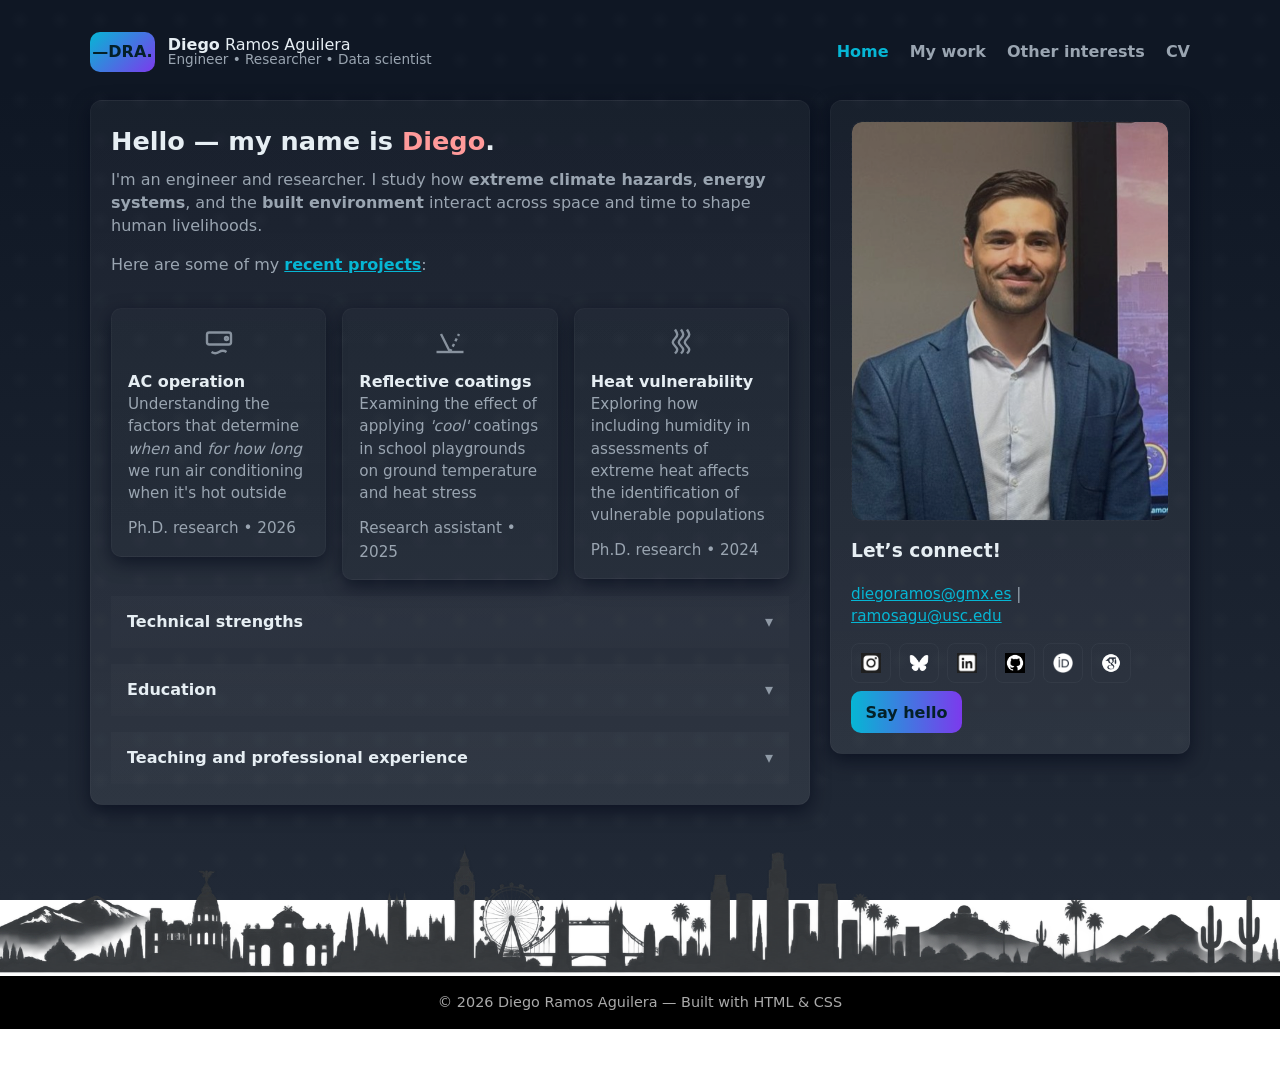
<file: index.html>
<!doctype html>
<html lang="en">
<head><link rel="stylesheet" href="styles.css">
<meta charset="utf-8" />
<meta name="viewport" content="width=device-width,initial-scale=1" />
<title>Diego Ramos Aguilera</title>

</head>
<body>
  <div class="wrap">
    <header>
      <a href="index.html" class="brand-link">
      <div class="brand">
        <div class="logo">—DRA.</div>
        <div class="name">
          <div style="font-weight:500"><strong>Diego</strong> Ramos Aguilera</div>
          <div style="font-size:.85rem;color:var(--muted)">Engineer • Researcher • Data scientist</div>
        </div>
      </div></a>
      <nav>
        <a href="index.html" class="active">Home</a>
        <a href="work.html">My work</a>
        <a href="interests.html">Other interests</a>
        <a href="CV.html">CV</a>
      </nav>
    </header>

    <section class="hero">
      <div class="card intro">
        <div style="display:flex;justify-content:space-between;align-items:start">
          <div>
            <h1>Hello — my name is <span class="highlight-red">Diego</span>.</h1>
            <p>I'm an engineer and researcher. I study how <strong>extreme climate hazards</strong>, <strong>energy systems</strong>, and the <strong>built environment</strong> interact across space and time to shape human livelihoods.</p>
            <p>Here are some of my <a href="work.html" class="highlight-blue">recent projects</a>:</p>
          </div>
        </div>

        <div id="work" class="projects" aria-label="projects">
          <a href="work.html#ac-operation" class="project-link">
          <article class="project card">
            <div class="project-icon">
              <svg viewBox="0 0 24 24">
                <!-- main unit -->    <rect x="4" y="5" width="16" height="8" rx="1.5"></rect>
                <!-- power button dot -->    <circle cx="17" cy="9" r="1"></circle>
                <!-- airflow -->    <path d="M7 18c1.5 1 3.5 1 5 0s3.5-1 5 0"></path>
              </svg>
            </div>
            <div>
              <strong>AC operation</strong>
              <div class="muted">Understanding the factors that determine <i>when</i> and <i>for how long</i> we run air conditioning when it's hot outside</div>
            </div>
            <div style="margin-top:.8rem"><span class="muted">Ph.D. research • 2026</span></div>
          </article></a>

          <a href="work.html#reflective-coatings" class="project-link">
          <article class="project card">
            <div class="project-icon">
              <svg viewBox="0 0 24 24">
                <!-- ground line -->    <line x1="3" y1="18" x2="21" y2="18"></line>
                <!-- incident radiation -->    <line x1="6" y1="6" x2="12" y2="18"></line>
                <!-- reflected radiation -->    <line x1="12" y1="18" x2="18" y2="6" stroke-dasharray="2 2"></line>
              </svg>
            </div>
            <div>
              <strong>Reflective coatings</strong>
              <div class="muted">Examining the effect of applying <i>'cool'</i> coatings in school playgrounds on ground temperature and heat stress</div>
            </div>
            <div style="margin-top:.8rem"><span class="muted">Research assistant • 2025</span></div>
          </article></a>

          <a href="work.html#heat-vulnerability" class="project-link">
          <article class="project card">
            <div class="project-icon">
              <svg viewBox="0 0 24 24">
                <path d="M8 3c2 3 2 4 0 6s-2 3 0 5 2 3 0 5"></path>
                <path d="M12 3c2 3 2 4 0 6s-2 3 0 5 2 3 0 5"></path>
                <path d="M16 3c2 3 2 4 0 6s-2 3 0 5 2 3 0 5"></path>
              </svg>
            </div>
            <div>
              <strong>Heat vulnerability</strong>
              <div class="muted">Exploring how including humidity in assessments of extreme heat affects the identification of vulnerable populations</div>
            </div>
            <div style="margin-top:.8rem"><span class="muted">Ph.D. research • 2024</span></div>
          </article></a>
        </div>

        <details>
          <summary>Technical strengths</summary>
          <div>Experimental design • Analytical skills • Statistical modeling • Data engineering with Python • High-performance computing • Spatial analysis and GIS • Data visualization</div>
        </details>

        <details>
          <summary>Education</summary>
          <div>
            <strong>Ph.D., Environmental Engineering</strong> — University of Southern California (2026)<br>
            <span class="subtitle">Research examining the social, environmental, and insfrastructural imensions behind heat vulnerability. Under the supervision of Dr. Kelly Sanders and Dr. Jiachen Zhang.</span>
          </div><div>
            <strong>M.S., Green Technologies</strong> — University of Southern California (2024)<br>
            <span class="subtitle">Focused on energy systems, climate and sustainability. <i>GPA: 3.9</i></span>
          </div><div>
            <strong>M.Sc., Environment and Development</strong> — King's College London (2020)<br>
            <span class="subtitle">Thesis on quantifying vulnerability to environmental hazards in the Global South under the supervision of Dr. Faith Taylor. <i>Pass with Distinction</i></span>
          </div><div>
            <strong>B.Eng., Mechanical and Energy Engineering</strong> — Brunel University London (2019)<br>
            <span class="subtitle">Dissertation on cool and green roofs and façades to reduce energy consumption under the supervision of Dr. Maria Kolokotroni. <i>1<sup>st</sup> Class Honors</i></span>
          </div>
        </details>

        <details>
          <summary>Teaching and professional experience</summary>
          <div>
            <p>I really enjoy teaching! At the University of Southern California I've been a Teaching Assistant for classes such as <strong>Statics and Dynamics</strong>, <strong>Energy Systems and Environmental Tradeoffs</strong>, and <strong>Civil Engineering Graphics</strong>. I've also lectured <strong>Introduction to Energy</strong> classes.</p>
            <p>During my undergraduate degree, I was a <strong>Powertrain Solutions Engineering Intern</strong> at Bosch (UK). Before that, I managed the social media for <strong>Fundación Agua de Coco</strong>, a Spanish NGO working to further education in Madagascar.</p><br>
          </div>
        </details>
      </div>
      <aside class="card contact" id="contact">
        <div class="avatar" aria-hidden="true">
  <img src="images/me2.jpg" alt="" class="avatar-img" loading="lazy" width="400" height="400">
</div>

        <h3 style="margin-top:0">Let’s connect!</h3>
        <p class="muted"><a href="mailto:diegoramos@gmx.es" style="color:var(--accent)">diegoramos@gmx.es</a> | <a href="mailto:ramosagu@usc.edu" style="color:var(--accent)">ramosagu@usc.edu</a></p>
        <div class="socials" aria-label="Social links">

  <a href="https://www.instagram.com/d1egoramo5" target="_blank" rel="noopener" aria-label="Instagram">
    <img src="images/icons/instagram.png"
       alt=""
       class="social-icon"
       width="20"
       height="20">
  </a>
  <a href="https://bsky.app/profile/d1egoramo5.bsky.social" target="_blank" rel="noopener" aria-label="Bluesky">
    <img src="images/icons/bluesky.png"
       alt=""
       class="social-icon"
       width="20"
       height="20">
  </a>
  <a href="https://www.linkedin.com/in/d1egoramo5" target="_blank" rel="noopener" aria-label="LinkedIn">
    <img src="images/icons/linkedin.png"
       alt=""
       class="social-icon"
       width="20"
       height="20">
  </a>
    <a href="https://github.com/d1egoramo5" target="_blank" rel="noopener" aria-label="GitHub">
    <img src="images/icons/github.png"
       alt=""
       class="social-icon"
       width="20"
       height="20">
  </a>
  <a href="https://orcid.org/0000-0003-2019-0027" target="_blank" rel="noopener" aria-label="ORCID">
    <img src="images/icons/orcid.png"
       alt=""
       class="social-icon"
       width="20"
       height="20">
  </a>
  <a href="https://scholar.google.com/citations?user=gKFUmbkAAAAJ&hl" target="_blank" rel="noopener" aria-label="Google Scholar">
    <img src="images/icons/scholar.png"
       alt=""
       class="social-icon"
       width="20"
       height="20">
  </a>



</div>
<a class="btn" href="https://www.linkedin.com/in/d1egoramo5" style="display:inline-block;margin-top:.5rem">Say hello</a>
      </aside>
    </section>

    <div class="page-banner">
      <img src="images/website_banner.png" alt="">
    </div>

    <footer class="footer-bar">
      © 2026 Diego Ramos Aguilera — Built with HTML &amp; CSS
    </footer>


<script>
  async function insertPartial(id, url){
    try{
      const res = await fetch(url);
      if(!res.ok) throw new Error('fetch failed');
      const html = await res.text();
      document.getElementById(id).innerHTML = html;
      document.getElementById(id).removeAttribute('aria-hidden');
    }catch(e){
      console.warn('Could not load', url, e);
    }
  }
</script>
</body>
</html>
</file>
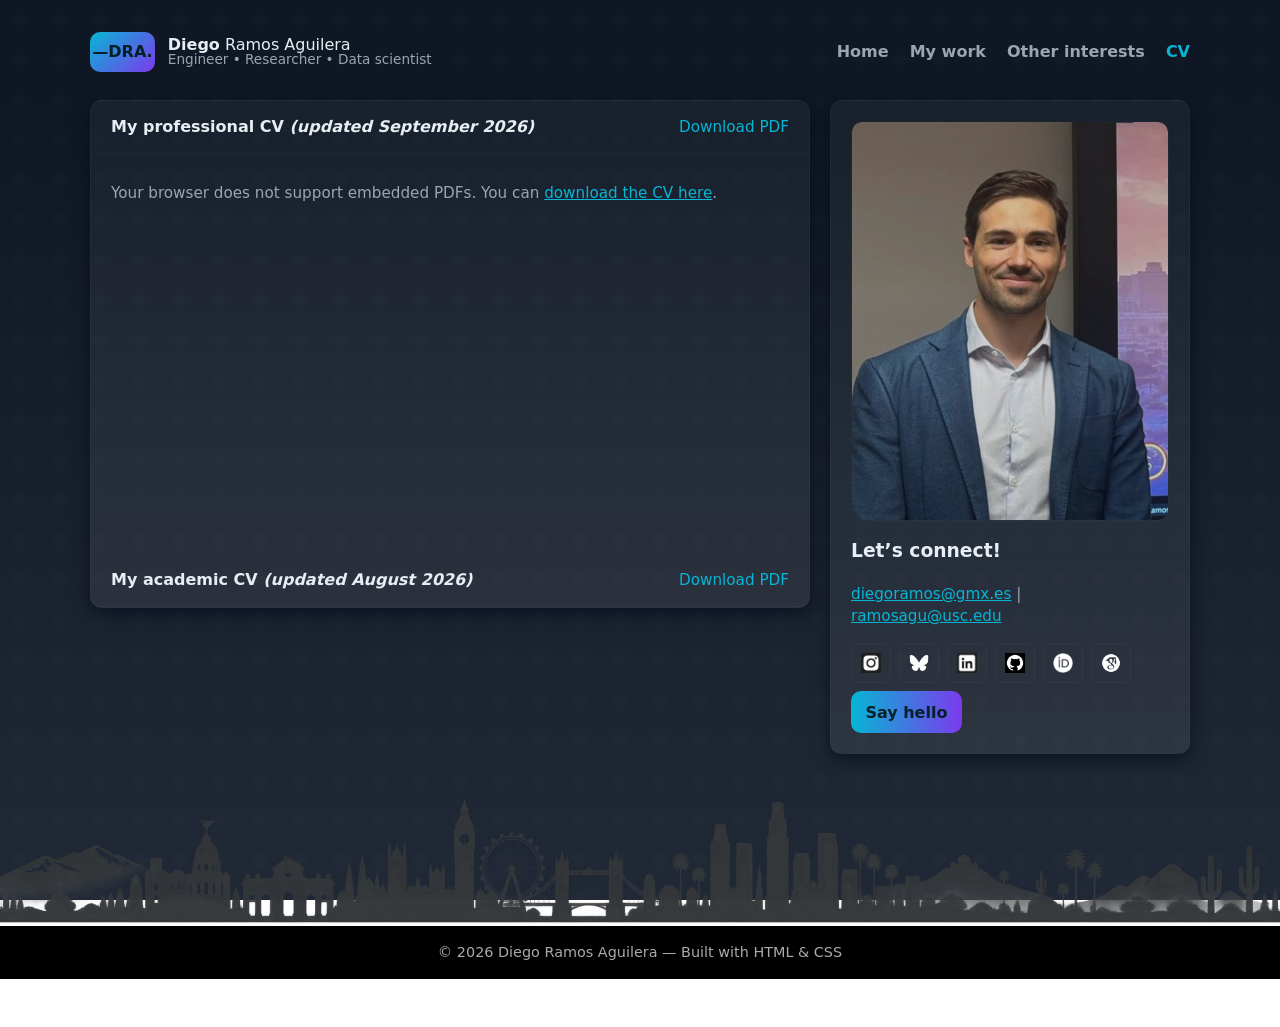
<file: CV.html>
<!doctype html>
<html lang="en">
<head>
  <meta charset="utf-8" />
  <meta name="viewport" content="width=device-width,initial-scale=1" />
  <title>Diego Ramos Aguilera — CV</title>
  <link rel="stylesheet" href="styles.css">
</head>
<body>
  <div class="wrap">
    <header>
      <a href="index.html" class="brand-link">
      <div class="brand">
        <div class="logo">—DRA.</div>
        <div class="name">
          <div style="font-weight:500"><strong>Diego</strong> Ramos Aguilera</div>
          <div style="font-size:.85rem;color:var(--muted)">Engineer • Researcher • Data scientist</div>
        </div>
      </div></a>
      <nav>
        <a href="index.html">Home</a>
        <a href="work.html">My work</a>
        <a href="interests.html">Other interests</a>
        <a href="CV.html" class="active">CV</a>
      </nav>
    </header>

    <section class="hero">
      <!-- LEFT PANEL: CV viewer -->
      <div class="card intro" style="padding:0; overflow:hidden; display:flex; flex-direction:column;">
        <!-- header bar inside card (optional) -->
        <div style="padding:0.9rem 1.25rem; border-bottom:1px solid rgba(255,255,255,0.03); background:transparent; display:flex; align-items:center; justify-content:space-between;">
          <div style="font-weight:700">My professional CV <i>(updated September 2026)</i></div>
          <div style="color:var(--muted); font-size:.95rem">
            <a href="contents/Sep2026 DRA CV.pdf" download style="color:var(--accent); text-decoration:none;">Download PDF</a>
          </div>
        </div>

        <!-- PDF embed: object with fallback link -->
        <div style="flex:1; min-height:400px; background:transparent; display:block;">
          <object
            data="contents/Sep2026 DRA CV.pdf"
            type="application/pdf"
            width="100%"
            height="100%"
            aria-label="Curriculum Vitae — PDF viewer"
            style="min-height:700px; border:0;">
            <!-- Fallback for browsers that block embedded PDFs -->
            <div style="padding:1.25rem;">
              <p class="muted">Your browser does not support embedded PDFs. You can <a href="contents/Sep2026 DRA CV.pdf" style="color:var(--accent)">download the CV here</a>.</p>
            </div>
          </object>
        </div>

        <div style="padding:0.9rem 1.25rem; border-bottom:1px solid rgba(255,255,255,0.03); background:transparent; display:flex; align-items:center; justify-content:space-between;">
          <div style="font-weight:700">My academic CV <i>(updated August 2026)</i></div>
          <div style="color:var(--muted); font-size:.95rem">
            <a href="contents/Aug2026 DRA Academic CV.pdf" download style="color:var(--accent); text-decoration:none;">Download PDF</a>
          </div>
        </div>
      </div>

      

      <!-- RIGHT PANEL: contact aside -->
      <aside class="card contact" id="contact">
        <div class="avatar" aria-hidden="true">
          <img src="images/me2.jpg" alt="" class="avatar-img" loading="lazy" width="400" height="400">
        </div>

        <h3 style="margin-top:0">Let’s connect!</h3>
        <p class="muted"><a href="mailto:diegoramos@gmx.es" style="color:var(--accent)">diegoramos@gmx.es</a> | <a href="mailto:ramosagu@usc.edu" style="color:var(--accent)">ramosagu@usc.edu</a></p>

        <div class="socials" aria-label="Social links">
          <a href="https://www.instagram.com/d1egoramo5" target="_blank" rel="noopener" aria-label="Instagram">
            <img src="images/icons/instagram.png" alt="" class="social-icon" width="20" height="20">
          </a>
          <a href="https://bsky.app/profile/d1egoramo5.bsky.social" target="_blank" rel="noopener" aria-label="Bluesky">
            <img src="images/icons/bluesky.png" alt="" class="social-icon" width="20" height="20">
          </a>
          <a href="https://www.linkedin.com/in/d1egoramo5" target="_blank" rel="noopener" aria-label="LinkedIn">
            <img src="images/icons/linkedin.png" alt="" class="social-icon" width="20" height="20">
          </a>
          <a href="https://github.com/d1egoramo5" target="_blank" rel="noopener" aria-label="GitHub">
            <img src="images/icons/github.png" alt="" class="social-icon" width="20" height="20">
          </a>
          <a href="https://orcid.org/0000-0003-2019-0027" target="_blank" rel="noopener" aria-label="ORCID">
            <img src="images/icons/orcid.png" alt="" class="social-icon" width="20" height="20">
          </a>
          <a href="https://scholar.google.com/citations?user=gKFUmbkAAAAJ&hl" target="_blank" rel="noopener" aria-label="Google Scholar">
            <img src="images/icons/scholar.png" alt="" class="social-icon" width="20" height="20">
          </a>
        </div>

        <a class="btn" href="https://www.linkedin.com/in/d1egoramo5" style="display:inline-block;margin-top:.5rem">Say hello</a>
      </aside>
    </section>

    <div class="page-banner">
      <img src="images/website_banner.png" alt="">
    </div>

    <footer class="footer-bar">
      © 2026 Diego Ramos Aguilera — Built with HTML &amp; CSS
    </footer>
  </div>

</body>
</html>
</file>
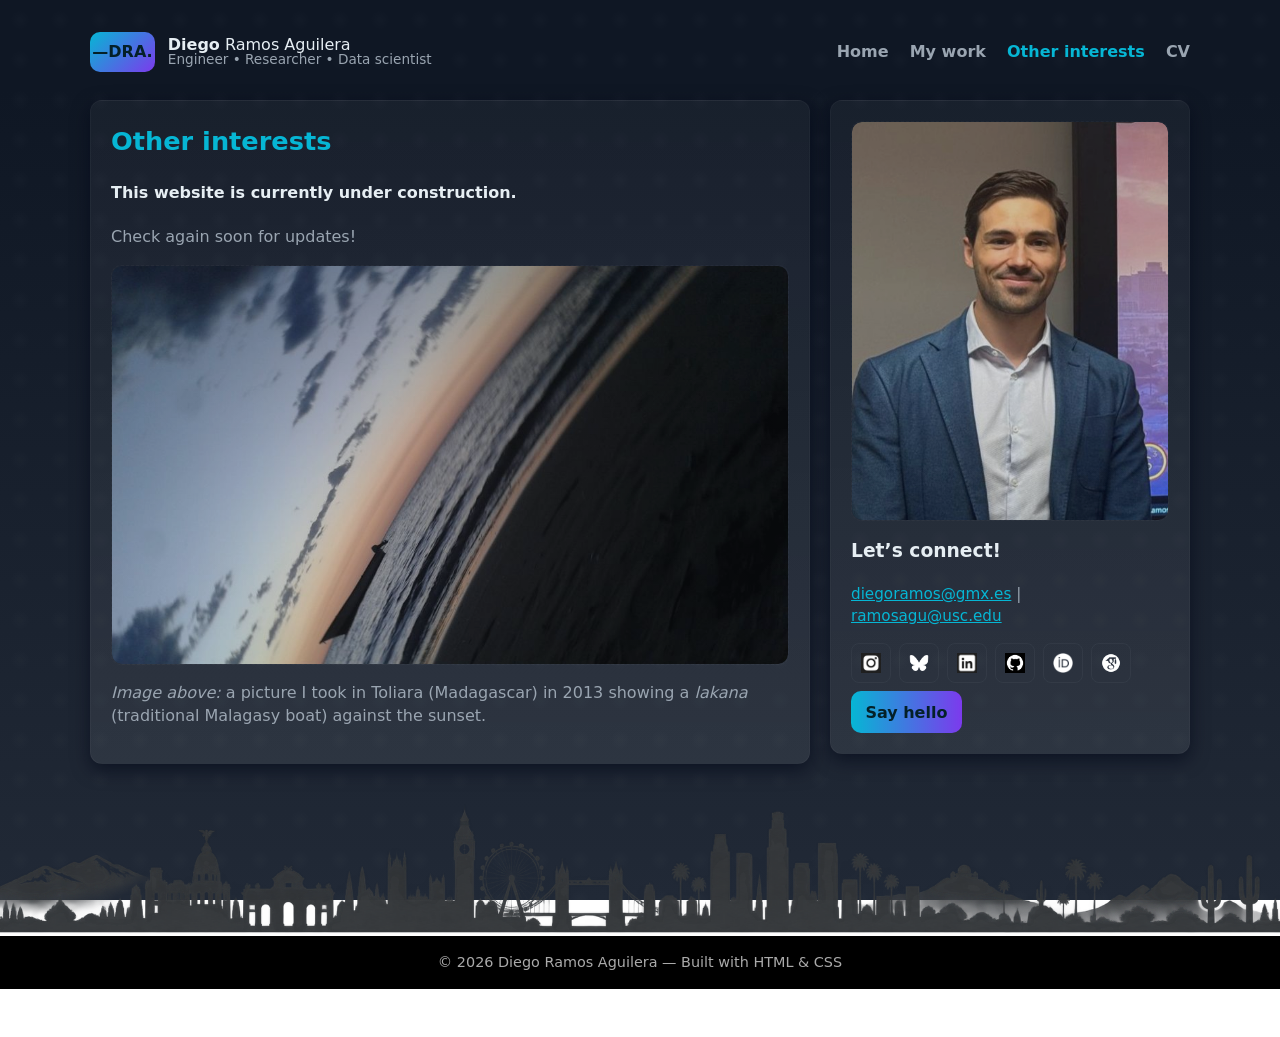
<file: interests.html>
<!doctype html>
<html lang="en">
<head>
  <meta charset="utf-8" />
  <meta name="viewport" content="width=device-width,initial-scale=1" />
  <title>Diego Ramos Aguilera — Other interests</title>
  <link rel="stylesheet" href="styles.css">
</head>
<body>
  <div class="wrap">
    <header>
      <a href="index.html" class="brand-link">
      <div class="brand">
        <div class="logo">—DRA.</div>
        <div class="name">
          <div style="font-weight:500"><strong>Diego</strong> Ramos Aguilera</div>
          <div style="font-size:.85rem;color:var(--muted)">Engineer • Researcher • Data scientist</div>
        </div>
      </div></a>
      <nav>
        <a href="index.html">Home</a>
        <a href="work.html">My work</a>
        <a href="interests.html" class="active">Other interests</a>
        <a href="CV.html">CV</a>
      </nav>
    </header>

    <section class="hero">
      <!-- LEFT PANEL: simple title + paragraph -->
      <div class="card intro">
        <div style="display:flex;justify-content:space-between;align-items:start">
          <div>
            <h1><span class="highlight-blue">Other interests</span></h1>
            <h4>This website is currently under construction.</h4>
            <p>Check again soon for updates!</p>

            <div class="avatar" aria-hidden="true">
          <img src="images/under_construction.jpg" alt="Sunset over the ocean in Madagascar" class="avatar-img" loading="lazy" width="800" height="600">
        </div>

            <p><i>Image above: </i>a picture I took in Toliara (Madagascar) in 2013 showing a <i>lakana</i> (traditional Malagasy boat) against the sunset.</p>
          </div>
        </div>
      </div>

      <!-- RIGHT PANEL: contact aside (same as index) -->
      <aside class="card contact" id="contact">
        <div class="avatar" aria-hidden="true">
          <img src="images/me2.jpg" alt="" class="avatar-img" loading="lazy" width="400" height="400">
        </div>

        <h3 style="margin-top:0">Let’s connect!</h3>
        <p class="muted"><a href="mailto:diegoramos@gmx.es" style="color:var(--accent)">diegoramos@gmx.es</a> | <a href="mailto:ramosagu@usc.edu" style="color:var(--accent)">ramosagu@usc.edu</a></p>

        <div class="socials" aria-label="Social links">
          <a href="https://www.instagram.com/d1egoramo5" target="_blank" rel="noopener" aria-label="Instagram">
            <img src="images/icons/instagram.png" alt="" class="social-icon" width="20" height="20">
          </a>
          <a href="https://bsky.app/profile/d1egoramo5.bsky.social" target="_blank" rel="noopener" aria-label="Bluesky">
            <img src="images/icons/bluesky.png" alt="" class="social-icon" width="20" height="20">
          </a>
          <a href="https://www.linkedin.com/in/d1egoramo5" target="_blank" rel="noopener" aria-label="LinkedIn">
            <img src="images/icons/linkedin.png" alt="" class="social-icon" width="20" height="20">
          </a>
          <a href="https://github.com/d1egoramo5" target="_blank" rel="noopener" aria-label="GitHub">
            <img src="images/icons/github.png" alt="" class="social-icon" width="20" height="20">
          </a>
          <a href="https://orcid.org/0000-0003-2019-0027" target="_blank" rel="noopener" aria-label="ORCID">
            <img src="images/icons/orcid.png" alt="" class="social-icon" width="20" height="20">
          </a>
          <a href="https://scholar.google.com/citations?user=gKFUmbkAAAAJ&hl" target="_blank" rel="noopener" aria-label="Google Scholar">
            <img src="images/icons/scholar.png" alt="" class="social-icon" width="20" height="20">
          </a>
        </div>

        <a class="btn" href="https://www.linkedin.com/in/d1egoramo5" style="display:inline-block;margin-top:.5rem">Say hello</a>
      </aside>
    </section>

    <div class="page-banner">
      <img src="images/website_banner.png" alt="">
    </div>

    <footer class="footer-bar">
      © 2026 Diego Ramos Aguilera — Built with HTML &amp; CSS
    </footer>
  </div>

</body>
</html>
</file>
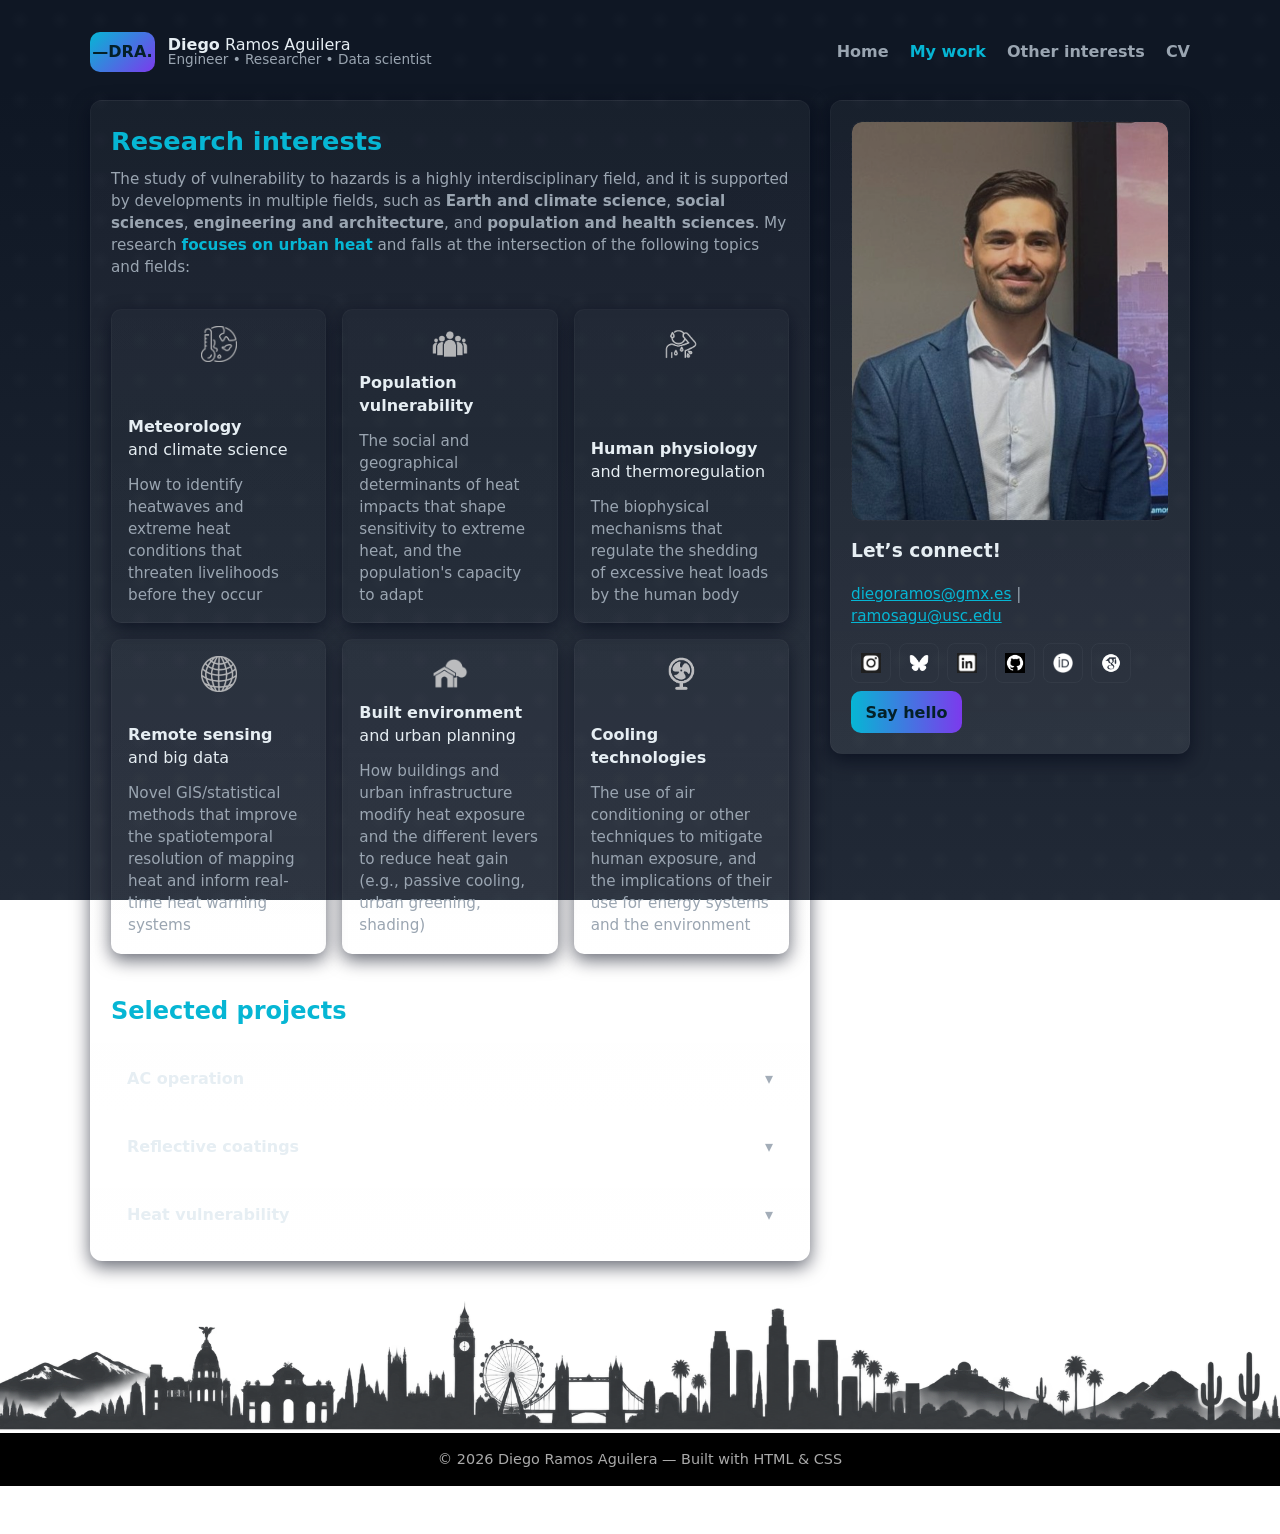
<file: work.html>
<!doctype html>
<html lang="en">
<head>
  <meta charset="utf-8" />
  <meta name="viewport" content="width=device-width,initial-scale=1" />
  <title>Diego Ramos Aguilera — Work</title>
  <link rel="stylesheet" href="styles.css">
</head>
<body>
  <div class="wrap">
    <header>
      <a href="index.html" class="brand-link">
      <div class="brand">
        <div class="logo">—DRA.</div>
        <div class="name">
          <div style="font-weight:500"><strong>Diego</strong> Ramos Aguilera</div>
          <div style="font-size:.85rem;color:var(--muted)">Engineer • Researcher • Data scientist</div>
        </div>
      </div></a>
      <nav>
        <a href="index.html">Home</a>
        <a href="work.html" class="active">My work</a>
        <a href="interests.html">Other interests</a>
        <a href="CV.html">CV</a>
      </nav>
    </header>

    <section class="hero">
      <!-- LEFT PANEL: Research interests + project sections -->
      <div class="card intro">
        <div style="display:flex;justify-content:space-between;align-items:start; gap:1rem;">
          <div>
            <h1><span class="highlight-blue">Research interests</span></h1>
            <p class="muted">The study of vulnerability to hazards is a highly interdisciplinary field, and it is supported by developments in multiple fields, such as <strong>Earth and climate science</strong>, <strong>social sciences</strong>, <strong>engineering and architecture</strong>, and <strong>population and health sciences</strong>. My research <span class="highlight-blue">focuses on urban heat</span> and falls at the intersection of the following topics and fields:</p>
          </div>
        </div>

        <!-- grid: two rows of three cards (6 total) -->
        <div class="projects" aria-label="research interests">
          <!-- row 1 -->
          <article class="project card">
            <div class="project-icon">
              <img src="images/icons/meteo.png" alt="" class="icon icon-default" width="36" height="36">
              <img src="images/icons/meteo_color.png" alt="" class="icon icon-hover" width="36" height="36">
            </div>
            <div>
              <strong>Meteorology</strong> and climate science
              <div class="muted" style="margin-top:.8rem">How to identify heatwaves and extreme heat conditions that threaten livelihoods before they occur</div>
            </div>
    
          </article>

          <article class="project card">
            <div class="project-icon">
              <img src="images/icons/population.png" alt="" class="icon icon-default" width="36" height="36">
              <img src="images/icons/population_color.png" alt="" class="icon icon-hover" width="36" height="36">
            </div>
            <div>
              <strong>Population vulnerability</strong>
              <div class="muted" style="margin-top:.8rem">The social and geographical determinants of heat impacts that shape sensitivity to extreme heat, and the population's capacity to adapt</div>
            </div>
          </article>

          <article class="project card">
            <div class="project-icon">
              <img src="images/icons/sweating.png" alt="" class="icon icon-default" width="36" height="36">
              <img src="images/icons/sweating_color.png" alt="" class="icon icon-hover" width="36" height="36">
            </div>
            <div>
              <strong>Human physiology</strong> and thermoregulation
              <div class="muted" style="margin-top:.8rem">The biophysical mechanisms that regulate the shedding of excessive heat loads by the human body</div>
            </div>
          </article>

          <!-- row 2 -->
          <article class="project card">
            <div class="project-icon">
              <img src="images/icons/globe.png" alt="" class="icon icon-default" width="36" height="36">
              <img src="images/icons/globe_color.png" alt="" class="icon icon-hover" width="36" height="36">
            </div>
            <div>
              <strong>Remote sensing</strong> and big data
              <div class="muted" style="margin-top:.8rem">Novel GIS/statistical methods that improve the spatiotemporal resolution of mapping heat and inform real-time heat warning systems</div>
            </div>
          </article>

          <article class="project card">
            <div class="project-icon">
              <img src="images/icons/house.png" alt="" class="icon icon-default" width="36" height="36">
              <img src="images/icons/house_color.png" alt="" class="icon icon-hover" width="36" height="36">
            </div>
            <div>
              <strong>Built environment</strong> and urban planning
              <div class="muted" style="margin-top:.8rem">How buildings and urban infrastructure modify heat exposure and the different levers to reduce heat gain (e.g., passive cooling, urban greening, shading)</div>
            </div>
          </article>

          <article class="project card">
            <div class="project-icon">
              <img src="images/icons/fan.png" alt="" class="icon icon-default" width="36" height="36">
              <img src="images/icons/fan_color.png" alt="" class="icon icon-hover" width="36" height="36">
            </div>
            <div>
              <strong>Cooling technologies</strong>
              <div class="muted" style="margin-top:.8rem">The use of air conditioning or other techniques to mitigate human exposure, and the implications of their use for energy systems and the environment</div>
            </div>
          </article>
        </div>

        <div class="section-subtitle">
          <h2><span class="highlight-blue">Selected projects</span></h2>
        </div>

        <!-- detailed sections for three core projects -->
        <details id="ac-operation">
          <summary>AC operation</summary>
          <div>
            <h4>Understanding the factors that determine <i>when</i> and <i>for how long</i> we run air conditioning when it's hot outside.</h4>
            <p class="muted">We used estimates of AC operation rates for around 140,000 households to examine the correlations between AC use and housing characteristics, demographic factors, and climate data. We also identified potential "cooling gaps" where electricity costs may be a deterrent to AC operation by the most vulnerable, even when they own AC systems. Our aim was to improve our understanding of the differences in <i>true</i> adaptive capacity across the population and, thus, of heat vulnerability.</p>
            <!-- p><a href="#" style="color:var(--accent)">Publication / preprint link</a></p [UNCOMMENT TO ADD LINK]-->
          </div>
        </details>

        <details id="reflective-coatings">
          <summary>Reflective coatings</summary>
          <div>
            <h4>Examining the effect of applying <i>'cool'</i> coatings in school playgrounds on ground temperature and heat stress</h4>
            <p class="muted">We performed a series of transect measurements using a rolling cart with temperature, radiation, humidity, and wind speed sensors, in 3 different schools in the Los Angeles Unified School District (LAUSD). Our objective was to understand the influence of highly reflective coatings on ground and air temperatures, as well as estimate the effect on the thermal heat stress experienced by children. Study in collaboration with the Lawrence Berkeley National Laboratory (LBNL).</p>
            <!-- p><a href="#" style="color:var(--accent)">Publication / dataset</a></p [UNCOMMENT TO ADD LINK]-->
          </div>
        </details>

        <details id="heat-vulnerability">
          <summary>Heat vulnerability</summary>
          <div>
            <h4>Incorporating humid heat metrics and air conditioning ownership into heat vulnerability assessments</h4>
            <p class="muted">Climate change is intensifying humid heat events globally, calling for an integrated framework that considers their impacts on the population. Heat vulnerability can be conceptualized as the intersection of three dimensions: heat exposure, sensitivity, and adaptive capacity. Exposure assessments are often based solely on dry bulb temperature,
which does not account for the effect of humidity on the thermoregulatory ability of the human body. In this study, we investigate how incorporating humidity influences estimates of heat vulnerability at different times of day, compared to employing only dry bulb temperature to assess heat exposure. We incorporate census tract-level air conditioning (AC) ownership data as a novel and granular measure of adaptive capacity, and assess heat sensitivity using detailed sociodemographic indicators. We find that dry bulb temperature alone fails to capture some extreme
heat events, particularly those occurring at night and in coastal regions in Southern California. Additionally, the magnitude and location of populations identified as vulnerable varies among humid heat metrics, so we argue that the choice of metric is nontrivial and should be carefully considered in research and policy aimed at mitigating heat-related health risks.</p>
            <!-- p><a href="#" style="color:var(--accent)">Link to publication in [...]</a></p [UNCOMMENT TO ADD LINK]-->
          </div>
        </details>
      </div>

      <!-- RIGHT PANEL: contact aside (same as index) -->
      <aside class="card contact" id="contact">
        <div class="avatar" aria-hidden="true">
          <img src="images/me2.jpg" alt="" class="avatar-img" loading="lazy" width="400" height="400">
        </div>

        <h3 style="margin-top:0">Let’s connect!</h3>
        <p class="muted"><a href="mailto:diegoramos@gmx.es" style="color:var(--accent)">diegoramos@gmx.es</a> | <a href="mailto:ramosagu@usc.edu" style="color:var(--accent)">ramosagu@usc.edu</a></p>

        <div class="socials" aria-label="Social links">
          <a href="https://www.instagram.com/d1egoramo5" target="_blank" rel="noopener" aria-label="Instagram">
            <img src="images/icons/instagram.png" alt="" class="social-icon" width="20" height="20">
          </a>
          <a href="https://bsky.app/profile/d1egoramo5.bsky.social" target="_blank" rel="noopener" aria-label="Bluesky">
            <img src="images/icons/bluesky.png" alt="" class="social-icon" width="20" height="20">
          </a>
          <a href="https://www.linkedin.com/in/d1egoramo5" target="_blank" rel="noopener" aria-label="LinkedIn">
            <img src="images/icons/linkedin.png" alt="" class="social-icon" width="20" height="20">
          </a>
          <a href="https://github.com/d1egoramo5" target="_blank" rel="noopener" aria-label="GitHub">
            <img src="images/icons/github.png" alt="" class="social-icon" width="20" height="20">
          </a>
          <a href="https://orcid.org/0000-0003-2019-0027" target="_blank" rel="noopener" aria-label="ORCID">
            <img src="images/icons/orcid.png" alt="" class="social-icon" width="20" height="20">
          </a>
          <a href="https://scholar.google.com/citations?user=gKFUmbkAAAAJ&hl" target="_blank" rel="noopener" aria-label="Google Scholar">
            <img src="images/icons/scholar.png" alt="" class="social-icon" width="20" height="20">
          </a>
        </div>

        <a class="btn" href="https://www.linkedin.com/in/d1egoramo5" style="display:inline-block;margin-top:.5rem">Say hello</a>
      </aside>
    </section>

    <div class="page-banner">
      <img src="images/website_banner.png" alt="">
    </div>

    <footer class="footer-bar">
      © 2026 Diego Ramos Aguilera — Built with HTML &amp; CSS
    </footer>
  </div>

<script>
  const hash = window.location.hash;
  if(hash){
    const el = document.querySelector(hash);
    if(el && el.tagName === "DETAILS"){
      el.open = true;
      el.scrollIntoView({ behavior: "smooth", block: "start" });
    }
  }
</script>
</body>
</html>
</file>
<file: styles.css>
/* styles.css — main site stylesheet */

:root{
    --bg:#0f1724; --card:#0b1220; --muted:#9aa5b1; --accent:#06b6d4;
    --hover-red: rgba(255,60,60,0.12);
    --radius:12px; --gap:1.25rem; --maxw:1100px;
    --ff-sans: system-ui, -apple-system, "Segoe UI", Roboto, "Helvetica Neue", Arial;
  }
  *{box-sizing:border-box}
  html,body{height:100%}
  body{
  margin:0;
  font-family:var(--ff-sans);
  background:linear-gradient(180deg,var(--bg) 0%, #071021 100%);
  color:#e6eef3;
  -webkit-font-smoothing:antialiased;
  line-height:1.45;

  /* keep horizontal centering but allow the page to grow/scroll */
  display:flex;
  align-items:flex-start;    /* <-- changed from center */
  justify-content:center;
  padding:2rem;

  min-height:100vh;          /* ensure the page can be at least full viewport */
  overflow-y:auto;           /* allow vertical scrolling when content grows */
}

  .wrap{
  width:100%;
  max-width:var(--maxw);
  margin:0 auto;
  padding-bottom:3rem; /* extra room so expanded panels don't hide under footer */
}

  header{
    display:flex; gap:1rem; align-items:center; justify-content:space-between;
    margin-bottom:1.75rem;
  }
  .brand{display:flex; gap:.8rem; align-items:center}
  .logo{
    width:65px; height:40px; border-radius:10px; background:linear-gradient(135deg,var(--accent),#7c3aed);
    display:grid; place-items:center; font-weight:700; color:#042028;
  }
  .brand .name { line-height:1; }
  .brand .name strong { font-weight:900; } /* bold only first word */

  nav a{color:var(--muted); text-decoration:none; margin-left:1rem; font-weight:600}
  nav a:hover{color:var(--accent)}

  .hero{
    display:grid; grid-template-columns:1fr 360px; gap:var(--gap); align-items:start;
    margin-bottom:1.75rem;
  }
  .card{
    background:linear-gradient(180deg, rgba(255,255,255,0.04), rgba(255,255,255,0.07));
    border-radius:var(--radius); padding:1.25rem; box-shadow:0 6px 18px rgba(2,6,23,0.6);
    border:1px solid rgba(255,255,255,0.03);
  }
  .intro h1{margin:.1rem 0 0; font-size:1.6rem}
  .intro h1 strong{font-weight:900} /* bold first word in H1 */
  .intro p{color:var(--muted); margin-top:.5rem}

  .contact{position:sticky; top:1.5rem}
  .btn{
    display:inline-block; padding:.6rem .9rem; border-radius:10px; background:linear-gradient(90deg,var(--accent),#7c3aed);
    color:#042028; font-weight:700; text-decoration:none;
  }

  .projects{
    display:grid; grid-template-columns:repeat(3,1fr); gap:1rem; margin-top:1rem;
  }
  .project{
    padding:1rem; border-radius:10px; min-height:120px; background:linear-gradient(180deg, rgba(255,255,255,0.015), transparent);
    display:flex; flex-direction:column; justify-content:space-between;
    transition:transform .28s ease, box-shadow .28s ease, border-color .28s ease;
    border:1px solid rgba(255,255,255,0.03);
  }
  /* red-hue highlight on hover */
  .project:hover{
    transform:translateY(-6px) scale(1.01);
    box-shadow:0 12px 30px rgba(255,60,60,0.12);
    border-color: rgba(255,60,60,0.18);
  }
  .muted{color:var(--muted); font-size:.95rem}

  /* details/summary with arrow */
  details{
  margin-top:1rem;
  border-radius:10px;
  overflow:visible;          /* allow the open panel to grow without being clipped */
}

/* keep the rounded-corner clipping for the inner content */
details > div{
  border-radius:10px;
  overflow:hidden;
}
  summary{
    list-style:none; cursor:pointer; padding:.9rem 1rem; background:linear-gradient(180deg, rgba(255,255,255,0.02), rgba(255,255,255,0.01));
    display:flex; align-items:center; justify-content:space-between; gap:1rem; font-weight:700;
  }
  /* arrow on the right */
  summary::after{
    content:'▾';
    margin-left:12px;
    opacity:.9;
    transform-origin:center;
    transition:transform .2s ease;
    color:var(--muted);
  }
  details[open] summary::after{ transform:rotate(180deg) translateY(1px); color:var(--accent) }
  details div{padding:1rem; color:var(--muted); border-top:1px solid rgba(255,255,255,0.02)}

body{
  /* keep your existing background, then add an overlay pattern */
  background:
    radial-gradient(rgba(255,255,255,0.012) 2px, transparent 10px),
    linear-gradient(180deg,var(--bg) 10%, #212936 100%);
  background-repeat:repeat;
  background-size:40px 40px, auto; background-attachment: fixed;
}
  /* avatar placeholder above contact */
  .avatar{
    width:100%; height:400px; border-radius:10px; margin-bottom:1rem;
    display:flex; align-items:center; justify-content:center;
    background:linear-gradient(180deg, rgba(255,255,255,0.01), rgba(255,255,255,0.00));
    border:1px dashed rgba(255,255,255,0.03); color:var(--muted);
  }
  .avatar svg{opacity:.5}

  .avatar { overflow:hidden; position:relative; }
.avatar-img{
  display:block; opacity:.8;
  width:100%;
  height:100%;
  object-fit:cover;     /* crop-center behavior */
  border-radius:10px;   /* match .avatar container */
}

  footer{margin-top:2rem; color:var(--muted); font-size:.9rem; text-align:center}

  .footer-bar{
  margin-top:0;
  width:100vw;                 /* full width */
  margin-left:calc(50% - 50vw); /* break out of centered wrapper */
  background:#000;
  color:#aaa;
  padding:1rem 2rem;
  text-align:center;
  border-radius:0;             /* remove bubble rounding */
  box-shadow:none;
  border:none;
}

  .page-banner{
  margin-top:2rem;
  position:relative;
  left:50%;
  width:100vw;
  margin-left:0;
  transform:translateX(-50%);
  overflow:hidden;
}

  .page-banner img{
  display:block;
  width:100%;
  height:auto;
}

  /* responsive */
  @media (max-width:900px){
    .hero{grid-template-columns:1fr}
    .projects{grid-template-columns:repeat(2,1fr)}
    nav a{margin-left:.6rem}
  }
  @media (max-width:560px){
    .projects{grid-template-columns:1fr}
    header{flex-direction:column; align-items:flex-start; gap:.8rem}
    .brand .logo{width:50px;height:50px}
  }

  /* reduced motion preference */
  @media (prefers-reduced-motion:reduce){
    .project, .project:hover{transition:none; transform:none}
  }

  /* social buttons in the contact panel */
.socials{ display:flex; gap:.5rem; margin-top:1rem; align-items:center }
.socials a{
  display:inline-grid; place-items:center;
  width:40px; height:40px; border-radius:8px;
  border:1px solid rgba(255,255,255,0.04);
  background:transparent; color:var(--muted); text-decoration:none;
  transition:transform .18s ease, box-shadow .18s ease, background-color .18s ease, color .18s ease;
}
.socials a svg{ display:block; width:18px; height:18px; }

/* hover: subtle red tint to match project hover */
.socials a:hover{
  transform:translateY(-3px);
  box-shadow:0 8px 18px rgba(255,60,60,0.08);
  background:rgba(255,60,60,0.06);
  color: #ffdfe0; /* makes icons slightly brighter on hover */
}

/* focus styles for keyboard users */
.socials a:focus{ outline:2px solid rgba(6,182,212,0.18); outline-offset:3px; }

/* tiny spacing tweak on very small screens */
@media (max-width:420px){ .socials a{ width:36px; height:36px } }

.project-icon{
  width:36px;              /* slightly larger */
  height:36px;
  margin:0 auto .75rem;   /* center horizontally */
  display:flex;
  align-items:center;
  justify-content:center;
  color:var(--muted);
  opacity:.85;
}

.project-icon svg{
  width:100%;
  height:100%;
  stroke:currentColor;
  fill:none;
  stroke-width:1.6;
}

.project:hover .project-icon{
  color:#ff9a9a;
  opacity:1;
}

.project strong {
  display:block;
  margin-top:-.2rem;
}

.social-icon{
  display:block;
  width:20px;
  height:20px;
  object-fit:contain;
}

.socials a{
  display:flex;
  align-items:center;
  justify-content:center;
}

nav a.active{
  color: var(--accent);
}

nav a.active.btn{
  background: linear-gradient(90deg, var(--accent), #7c3aed);
  color:#042028;
}

.brand-link{
  text-decoration:none;
  color:inherit;
  display:inline-block;
}

.brand-link:hover{
  opacity:.85;
}

.highlight-blue{
  color: var(--accent);
  font-weight:600;
}

.highlight-red{
  color: #ff9a9a; /* subtle red variant */
}

.project-link{
  text-decoration:none;
  color:inherit;
  display:block;
}

/* project icon container (square) */
.project-icon{
  position:relative;
  width:36px;
  height:36px;
  margin:0 auto .75rem;
}

/* both images (default + hover) fill the box but keep their aspect ratio */
.project-icon .icon{
  position:absolute;
  inset:0;
  width:100%;
  height:100%;
  object-fit:contain;    /* preserve original aspect ratio (no squish) */
  transition:opacity .18s ease, transform .18s ease;
  display:block;
}

/* stacking: default visible, hover hidden until mouseover */
.project-icon .icon-default{ opacity:1; }
.project-icon .icon-hover{ opacity:0; transform:scale(1); }

/* swap on card hover */
.project:hover .icon-default{ opacity:0; transform:scale(.98); }
.project:hover .icon-hover{ opacity:1; transform:scale(1.02); }

.section-subtitle{
  margin:2.5rem 0 1.5rem;
}

/* Subtitle: smaller, slightly lighter secondary text for headings/subtitles */
.subtitle {
  color: var(--muted, #6b7280);
  font-size: 0.9rem;    /* smaller than body text */
  line-height: 1.35;
  font-weight: 400;
  /* keep it inline by default so it works on spans; change to display:block if needed */
}
</file>
